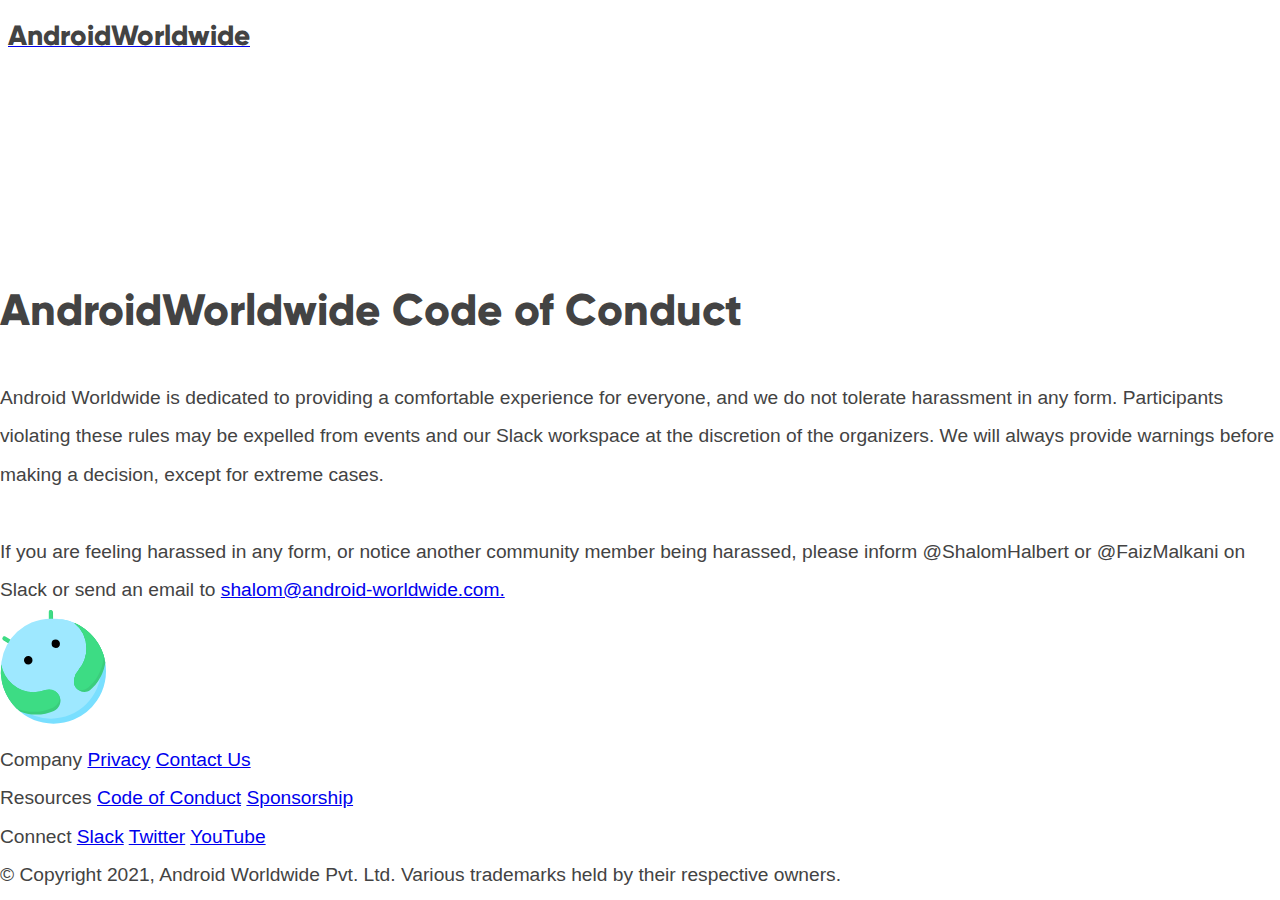
<file: public/code-of-conduct/index.html>
<!DOCTYPE html>
<html lang="en">
<head>

    <meta charset="utf-8">
    <title>Android Worldwide</title>
    <meta name="theme-color" content="white"/>
    <link href="https://cdn.jsdelivr.net/npm/bootstrap@5.0.1/dist/css/bootstrap.min.css" rel="stylesheet" integrity="sha384-+0n0xVW2eSR5OomGNYDnhzAbDsOXxcvSN1TPprVMTNDbiYZCxYbOOl7+AMvyTG2x" crossorigin="anonymous">
    <link rel="stylesheet" href="../css/style.css" />
    <meta name="viewport" content="width=device-width, initial-scale=1.0">
    <meta name="description" content="Android Worldwide is an international collective of developer communities who like to put on a recurring special event for Android Devs, and related engineering specialties.">

</head>
<body>

    <nav class="container siteheader navbar navbar-expand-lg navbar-light bg-white py-4">
        <div class="container-fluid px-0">

            <a href="https://android-worldwide.com"><span class="siteheader-logo navbar-brand"><span class="branded">Android</span>Worldwide</span></a>

            <!-- <button class="navbar-toggler" type="button" data-bs-toggle="collapse" data-bs-target="#navbarSupportedContent" aria-controls="navbarSupportedContent" aria-expanded="false" aria-label="Toggle navigation">
                <span class="navbar-toggler-icon"></span>
            </button> -->

            <!-- <div class="siteheader-navbar collapse navbar-collapse justify-content-end" id="navbarSupportedContent">
                <ul class="navbar-nav ml-auto mb-4 mb-lg-0">

                    <li class="nav-item px-3">
                        <a class="nav-link active" aria-current="page" href="#">Home</a>
                    </li>

                    <li class="nav-item px-3">
                        <a class="nav-link" aria-current="page" href="#">Sponsors</a>
                    </li>

                    <li class="nav-item px-3">
                        <a class="nav-link" aria-current="page" href="#">Agenda</a>
                    </li>

                    <li class="nav-item px-3">
                        <a class="nav-link" aria-current="page" href="#">Attend</a>
                    </li>

                </ul>
            </div> -->
        </div>
    </nav>

    <main>

        <section class="container masthead-container pb-5 mb-5" style="min-height: auto">
            <div class="masthead row align-items-center">

                <div class="col-md-8">
                    <h2><span class="branded">Android</span>Worldwide Code of Conduct</span></h2>

                    <span>Android Worldwide is dedicated to providing a comfortable experience for everyone, and we do not tolerate harassment in any form. Participants violating these rules may be expelled from events and our Slack workspace at the discretion of the organizers. We will always provide warnings before making a decision, except for extreme cases.<br><br>If you are feeling harassed in any form, or notice another community member being harassed, please inform <span class="highlight">@ShalomHalbert</span> or <span class="highlight">@FaizMalkani</span> on Slack or send an email to <a href="mailto:shalom@android-worldwide.com" class="highlight">shalom@android-worldwide.com.</a></span>

                </div>

            </div>
        </section>



        <footer class="container footer-container">
            <div class="row footer-layout align-items-start">

                <div class="d-flex flex-column col-md-2">
                    <img class="footer-logo mt-3 mb-5" src="../img/aww_logo_footer.svg">
                </div>

                <div class="d-flex flex-column col-md-3">
                    <span class="footer-title caption align-self-start my-3">Company</span>
                    <a href="../privacy/" class="my-1"><span class="caption align-self-start">Privacy</span></a>
                    <a href="../contact-us/" class="my-1"><span class="caption align-self-start my-1">Contact Us</span></a>
                </div>

                <div class="d-flex flex-column col-md-3">
                    <span class="footer-title caption align-self-start my-3">Resources</span>
                    <a href="../code-of-conduct/" class="my-1"><span class="caption align-self-start">Code of Conduct</span></a>
                    <a href="https://docs.google.com/presentation/d/1OM2C2yivzuq15dcdB2r3fVNtDvU4YHAlMa9jOu7VvfY/edit#slide=id.gad58780501_1_0" target="_blank" class="my-1"><span class="caption align-self-start">Sponsorship</span></a>
                </div>

                <div class="d-flex flex-column col-md-3">
                    <span class="footer-title caption align-self-start my-3">Connect</span>
                    <a href="https://join.slack.com/t/androidworldwide/shared_invite/zt-msrn82ae-~4p6M4zreugaum0gI8CyKA" target="_blank" class="my-1"><span class="caption align-self-start">Slack</span></a>
                    <a href="https://twitter.com/androidww_" target="_blank" class="my-1"><span class="caption align-self-start">Twitter</span></a>
                    <a href="https://www.youtube.com/c/androidworldwide" target="_blank" class="my-1"><span class="caption align-self-start">YouTube</span></a>
                </div>

            </div>

            <div class="row footer-copyright d-flex justify-content-between mt-5 pt-5">
                <span>&copy; Copyright 2021, Android Worldwide Pvt. Ltd. Various trademarks held by their respective owners.</span>
            </div>

        </footer>

    </main>


    <script src="https://code.jquery.com/jquery-3.3.1.slim.min.js" integrity="sha384-q8i/X+965DzO0rT7abK41JStQIAqVgRVzpbzo5smXKp4YfRvH+8abtTE1Pi6jizo" crossorigin="anonymous"></script>
    <script src="https://cdn.jsdelivr.net/npm/bootstrap@5.0.1/dist/js/bootstrap.bundle.min.js" integrity="sha384-gtEjrD/SeCtmISkJkNUaaKMoLD0//ElJ19smozuHV6z3Iehds+3Ulb9Bn9Plx0x4" crossorigin="anonymous"></script>

</body>
</html>
</file>
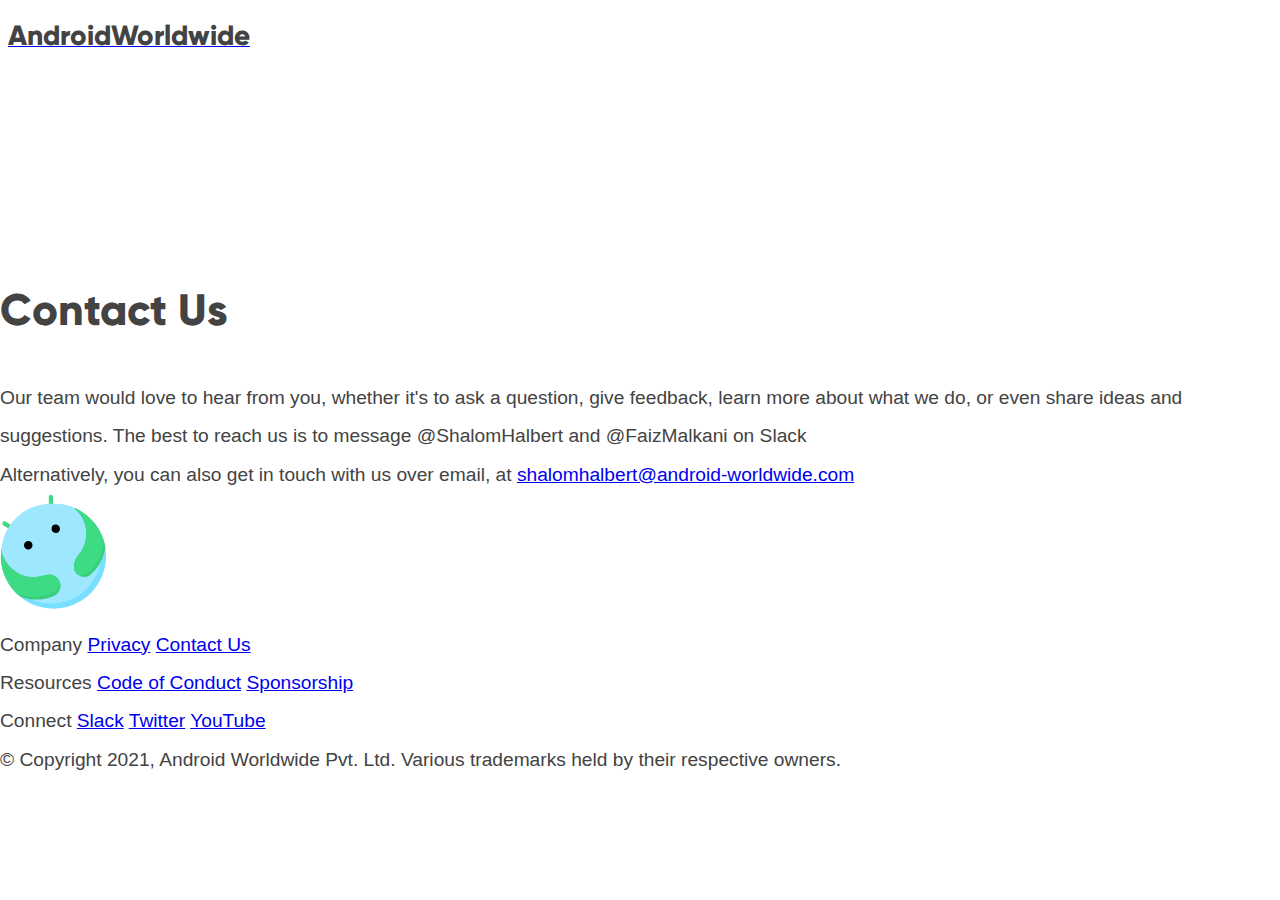
<file: public/contact-us/index.html>
<!DOCTYPE html>
<html lang="en">
<head>

    <meta charset="utf-8">
    <title>Android Worldwide</title>
    <meta name="theme-color" content="white"/>
    <link href="https://cdn.jsdelivr.net/npm/bootstrap@5.0.1/dist/css/bootstrap.min.css" rel="stylesheet" integrity="sha384-+0n0xVW2eSR5OomGNYDnhzAbDsOXxcvSN1TPprVMTNDbiYZCxYbOOl7+AMvyTG2x" crossorigin="anonymous">
    <link rel="stylesheet" href="../css/style.css" />
    <meta name="viewport" content="width=device-width, initial-scale=1.0">
    <meta name="description" content="Android Worldwide is an international collective of developer communities who like to put on a recurring special event for Android Devs, and related engineering specialties.">

</head>
<body>

    <nav class="container siteheader navbar navbar-expand-lg navbar-light bg-white py-4">
        <div class="container-fluid px-0">

            <a href="https://android-worldwide.com"><span class="siteheader-logo navbar-brand"><span class="branded">Android</span>Worldwide</span></a>

            <!-- <button class="navbar-toggler" type="button" data-bs-toggle="collapse" data-bs-target="#navbarSupportedContent" aria-controls="navbarSupportedContent" aria-expanded="false" aria-label="Toggle navigation">
                <span class="navbar-toggler-icon"></span>
            </button> -->

            <!-- <div class="siteheader-navbar collapse navbar-collapse justify-content-end" id="navbarSupportedContent">
                <ul class="navbar-nav ml-auto mb-4 mb-lg-0">

                    <li class="nav-item px-3">
                        <a class="nav-link active" aria-current="page" href="#">Home</a>
                    </li>

                    <li class="nav-item px-3">
                        <a class="nav-link" aria-current="page" href="#">Sponsors</a>
                    </li>

                    <li class="nav-item px-3">
                        <a class="nav-link" aria-current="page" href="#">Agenda</a>
                    </li>

                    <li class="nav-item px-3">
                        <a class="nav-link" aria-current="page" href="#">Attend</a>
                    </li>

                </ul>
            </div> -->
        </div>
    </nav>

    <main>

        <section class="container masthead-container pb-5 mb-5" style="min-height: auto">
            <div class="masthead row align-items-center">

                <div class="col-md-6">
                    <h2>Contact Us</h2>

                    <span>Our team would love to hear from you, whether it's to ask a question, give feedback, learn more about what we do, or even share ideas and suggestions. The best to reach us is to message <span class="highlight">@ShalomHalbert</span> and <span class="highlight">@FaizMalkani</span> on Slack</span>
                    <br>
                    <span class="d-block mt-5">Alternatively, you can also get in touch with us over email, at <a href="mailto:shalom@android-worldwide.com" class="highlight">shalomhalbert@android-worldwide.com</a></span>

                </div>

            </div>
        </section>



        <footer class="container footer-container">
            <div class="row footer-layout align-items-start">

                <div class="d-flex flex-column col-md-2">
                    <img class="footer-logo mt-3 mb-5" src="../img/aww_logo_footer.svg">
                </div>

                <div class="d-flex flex-column col-md-3">
                    <span class="footer-title caption align-self-start my-3">Company</span>
                    <a href="../privacy/" class="my-1"><span class="caption align-self-start">Privacy</span></a>
                    <a href="../contact-us/" class="my-1"><span class="caption align-self-start my-1">Contact Us</span></a>
                </div>

                <div class="d-flex flex-column col-md-3">
                    <span class="footer-title caption align-self-start my-3">Resources</span>
                    <a href="../code-of-conduct/" class="my-1"><span class="caption align-self-start">Code of Conduct</span></a>
                    <a href="https://docs.google.com/presentation/d/1OM2C2yivzuq15dcdB2r3fVNtDvU4YHAlMa9jOu7VvfY/edit#slide=id.gad58780501_1_0" target="_blank" class="my-1"><span class="caption align-self-start">Sponsorship</span></a>
                </div>

                <div class="d-flex flex-column col-md-3">
                    <span class="footer-title caption align-self-start my-3">Connect</span>
                    <a href="https://join.slack.com/t/androidworldwide/shared_invite/zt-msrn82ae-~4p6M4zreugaum0gI8CyKA" target="_blank" class="my-1"><span class="caption align-self-start">Slack</span></a>
                    <a href="https://twitter.com/androidww_" target="_blank" class="my-1"><span class="caption align-self-start">Twitter</span></a>
                    <a href="https://www.youtube.com/c/androidworldwide" target="_blank" class="my-1"><span class="caption align-self-start">YouTube</span></a>
                </div>

            </div>

            <div class="row footer-copyright d-flex justify-content-between mt-5 pt-5">
                <span>&copy; Copyright 2021, Android Worldwide Pvt. Ltd. Various trademarks held by their respective owners.</span>
            </div>

        </footer>

    </main>


    <script src="https://code.jquery.com/jquery-3.3.1.slim.min.js" integrity="sha384-q8i/X+965DzO0rT7abK41JStQIAqVgRVzpbzo5smXKp4YfRvH+8abtTE1Pi6jizo" crossorigin="anonymous"></script>
    <script src="https://cdn.jsdelivr.net/npm/bootstrap@5.0.1/dist/js/bootstrap.bundle.min.js" integrity="sha384-gtEjrD/SeCtmISkJkNUaaKMoLD0//ElJ19smozuHV6z3Iehds+3Ulb9Bn9Plx0x4" crossorigin="anonymous"></script>

</body>
</html>
</file>
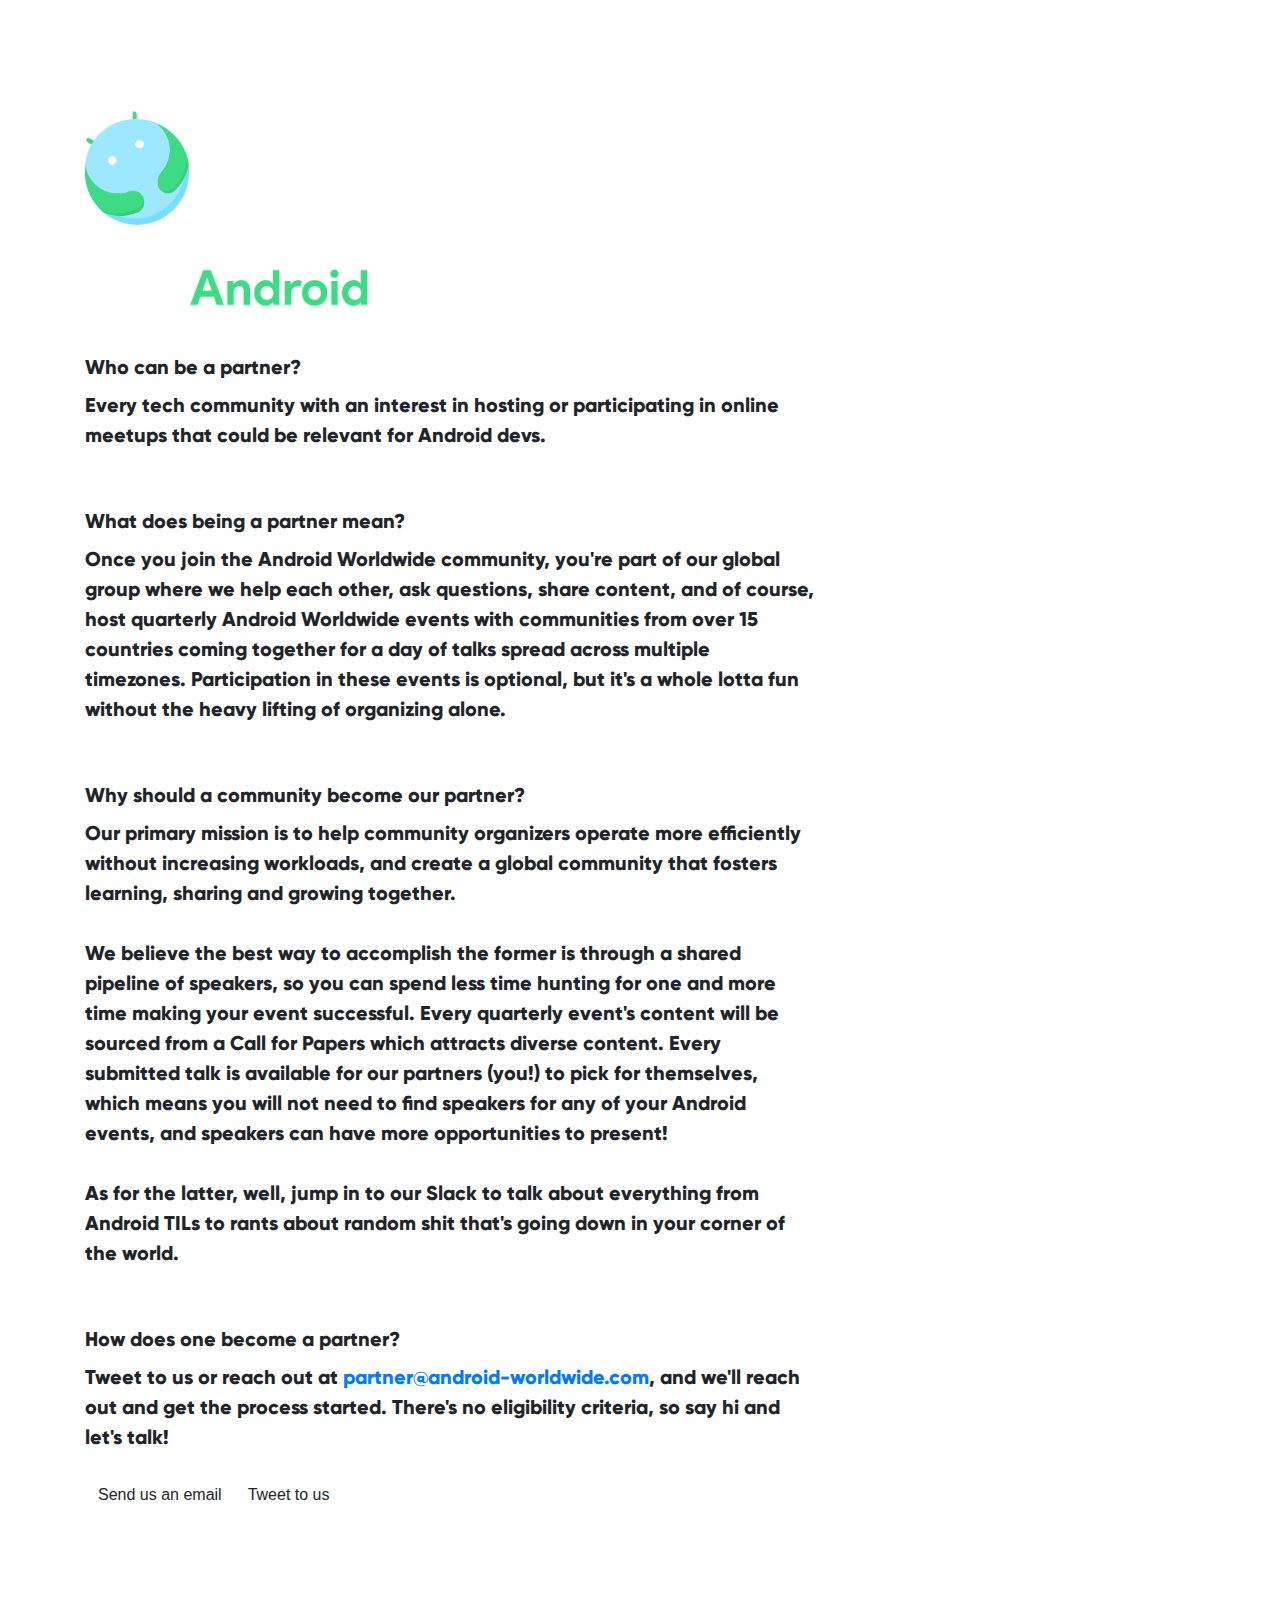
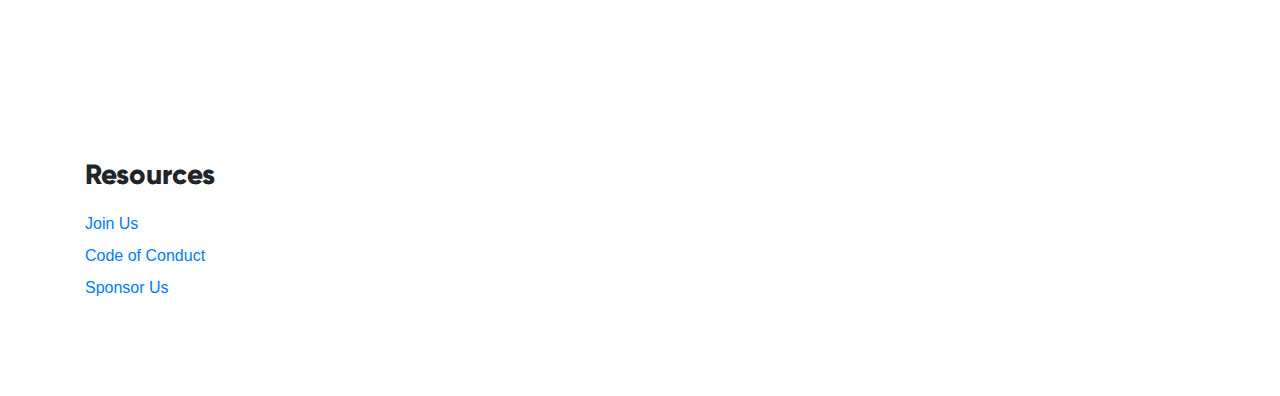
<file: public/join-us/index.html>
<!DOCTYPE html>
<html lang="en">
<head>

    <meta charset="utf-8">
    <title>Android Worldwide - Join Us</title>
    <meta name="theme-color" content="white"/>
    <link rel="manifest" href="../site.webmanifest">
    <link rel="stylesheet" href="../css/style.css" />
    <link rel="stylesheet" href="https://stackpath.bootstrapcdn.com/bootstrap/4.3.1/css/bootstrap.min.css" integrity="sha384-ggOyR0iXCbMQv3Xipma34MD+dH/1fQ784/j6cY/iJTQUOhcWr7x9JvoRxT2MZw1T" crossorigin="anonymous">
    <link rel="apple-touch-icon" sizes="57x57" href="../apple-icon-57x57.png">
    <link rel="apple-touch-icon" sizes="60x60" href="../apple-icon-60x60.png">
    <link rel="apple-touch-icon" sizes="72x72" href="../apple-icon-72x72.png">
    <link rel="apple-touch-icon" sizes="76x76" href="../apple-icon-76x76.png">
    <link rel="apple-touch-icon" sizes="114x114" href="../apple-icon-114x114.png">
    <link rel="apple-touch-icon" sizes="120x120" href="../apple-icon-120x120.png">
    <link rel="apple-touch-icon" sizes="144x144" href="../apple-icon-144x144.png">
    <link rel="apple-touch-icon" sizes="152x152" href="../apple-icon-152x152.png">
    <link rel="apple-touch-icon" sizes="180x180" href="../apple-icon-180x180.png">
    <link rel="icon" type="image/png" sizes="192x192"  href="../android-icon-192x192.png">
    <link rel="icon" type="image/png" sizes="32x32" href="../favicon-32x32.png">
    <link rel="icon" type="image/png" sizes="96x96" href="../favicon-96x96.png">
    <link rel="icon" type="image/png" sizes="16x16" href="../favicon-16x16.png">
    <link rel="manifest" href="../manifest.json">
    <meta name="msapplication-TileColor" content="#ffffff">
    <meta name="msapplication-TileImage" content="../ms-icon-144x144.png">
    <meta name="theme-color" content="#ffffff">
    <meta name="viewport" content="width=device-width, initial-scale=1.0">
    <meta name="description" content="Android Worldwide is an international collective of developer communities who like to put on a recurring special event for Android Devs, and related engineering specialties.">

</head>
<body>

    <div class="container">
        <div class="row pt-5 pb-3">
            <div class="logos-container col pt-5">
                <img src="../img/androidwwlogo.png" alt="Android Worldwide's Logo" class="header-androidww-logo img-fluid">
                <img src="../img/joinus_banner.png" alt="Android Worldwide's Logo" class="header-androidww-logo img-fluid">
            </div>
            <div class="col"></div>
        </div>
        <div class="row pb-3">
            <div class="col-md-8">
                <div class="questions-block">
                    <h5 class="question">Who can be a partner?</h5>
                    <h5>Every tech community with an interest in hosting or participating in online meetups that could be relevant for Android devs.</h5>
                    <br><br>
                    <h5 class="question">What does being a partner mean?</h5>
                    <h5>Once you join the Android Worldwide community, you're part of our global group where we help each other, ask questions, share content, and of course, host quarterly Android Worldwide events with communities from over 15 countries coming together for a day of talks spread across multiple timezones. Participation in these events is optional, but it's a whole lotta fun without the heavy lifting of organizing alone.</h5>
                    <br><br>
                    <h5 class="question">Why should a community become our partner?</h5>
                    <h5>Our primary mission is to help community organizers operate more efficiently without increasing workloads, and create a global community that fosters learning, sharing and growing together.
                        <br><br>We believe the best way to accomplish the former is through a shared pipeline of speakers, so you can spend less time hunting for one and more time making your event successful. Every quarterly event's content will be sourced from a Call for Papers which attracts diverse content. Every submitted talk is available for our partners (you!) to pick for themselves, which means you will not need to find speakers for any of your Android events, and speakers can have more opportunities to present!
                        <br><br>As for the latter, well, jump in to our Slack to talk about everything from Android TILs to rants about random shit that's going down in your corner of the world.</h5>
                    <br><br>
                    <h5 class="question">How does one become a partner?</h5>
                    <h5>Tweet to us or reach out at <a href="mailto:partner@android-worldwide.com" target="-_blank" class="highlight" rel="noreferrer">partner@android-worldwide.com</a>, and we'll reach out and get the process started. There's no eligibility criteria, so say hi and let's talk!</h5>
                </div>
            </div>
        </div>
        <div class="row">
            <div class="col-md-8">
                <a id="slackLink" href="mailto:partner@android-worldwide.com" rel="noreferrer" target="_blank"><button class="btn btn-email">Send us an email</button></a><a href="http://bit.ly/androidwwtwitter" target="_blank"><button class="btn btn-twitter">Tweet to us</button></a>
            </div>
        </div>
    </div>

    <div class="space mt-5 pt-5 pb-5"></div>

    <div class="container-fluid footer-container">

        <div class="space pt-5 pb-5"></div>

        <div class="container">
            <div class="row">
                <div class="col-md-3 pb-5">
                    <div class="d-flex flex-column align-items-start pb-5">
                        <h4 class="footer-title">Resources</h4>
                        <a href="https://bit.ly/join-androidww" rel="noreferrer" target="_blank" class="pt-2">
                            <span class="pt-2">Join Us</span>
                        </a>
                        <a href="http://bit.ly/androidwwcoc" rel="noreferrer" target="_blank" class="pt-2">
                            <span class="pt-2">Code of Conduct</span>
                        </a>
                        <a href="http://bit.ly/sponsorandroidww" rel="noreferrer" target="_blank" class="pt-2">
                            <span class="pt-2">Sponsor Us</span>
                        </a>
                    </div>
                </div>
            </div>
        </div>
    </div>

    </body>
</html>
</file>
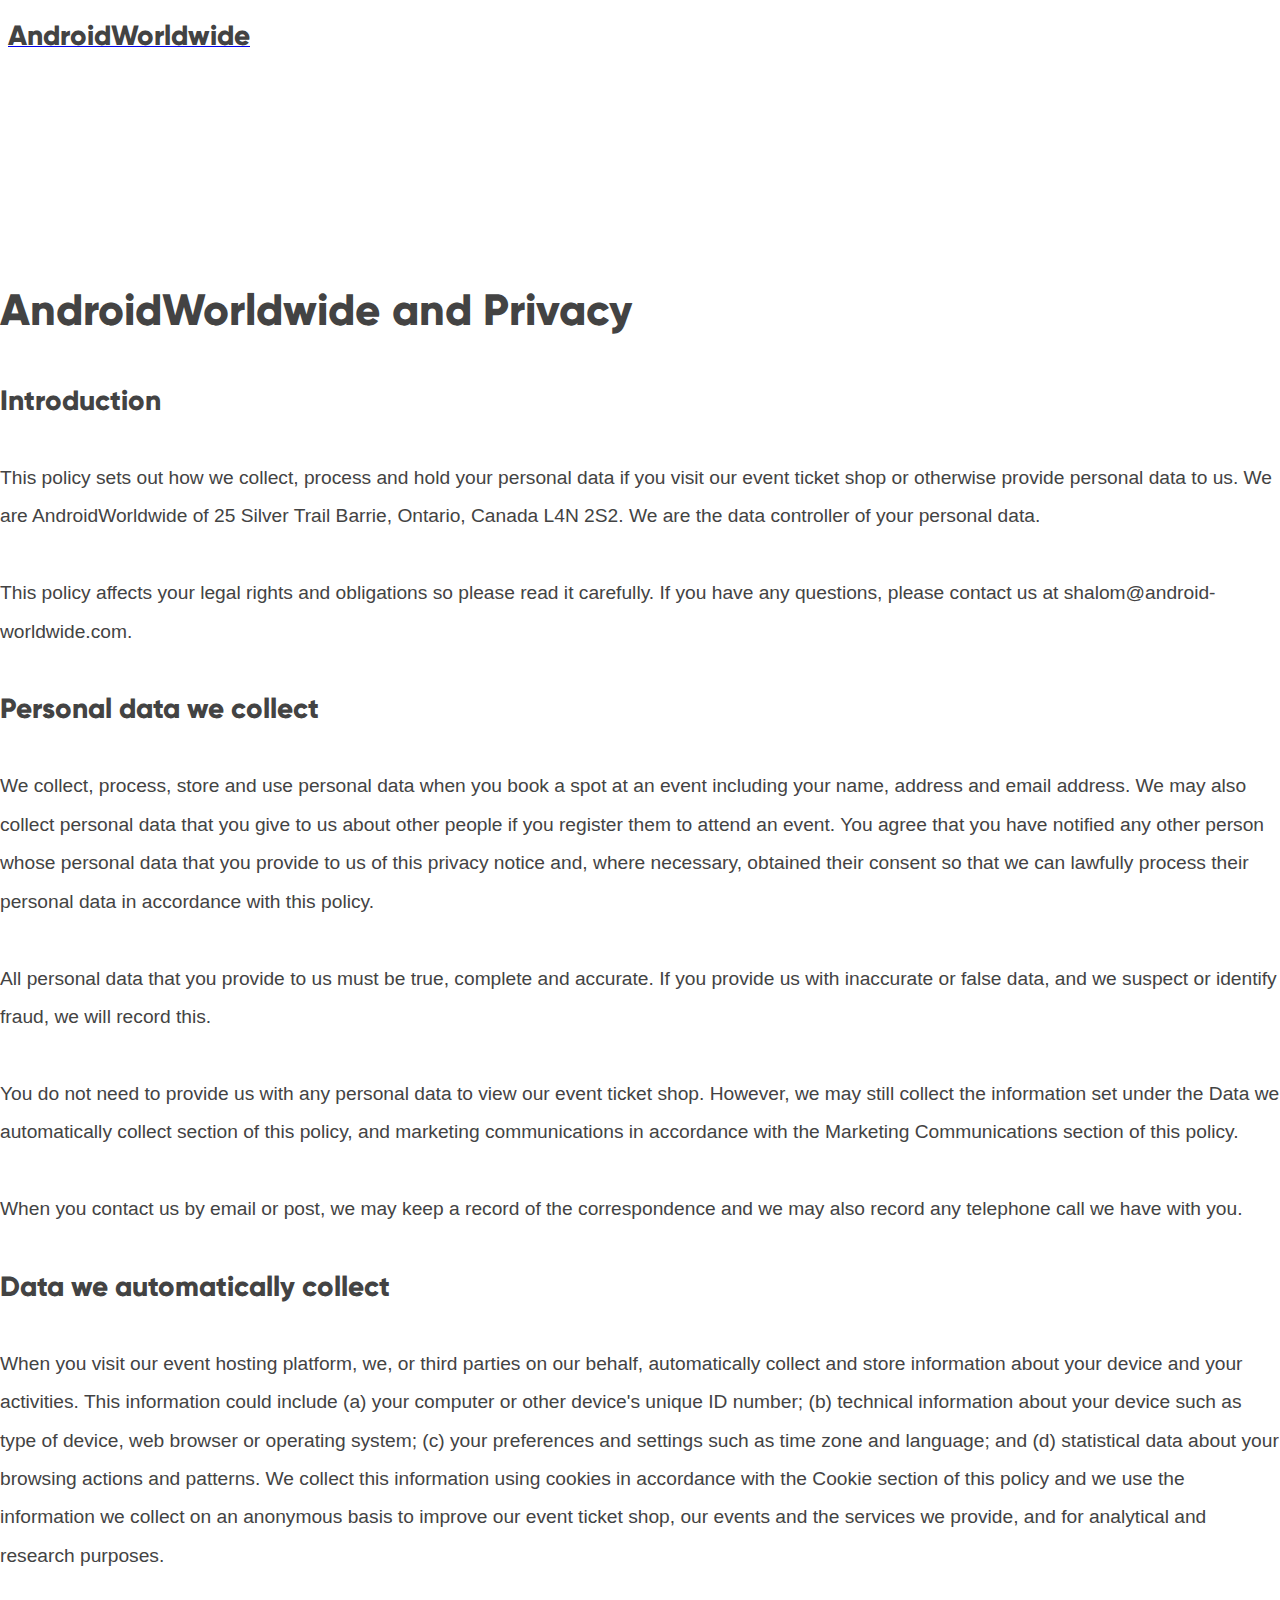
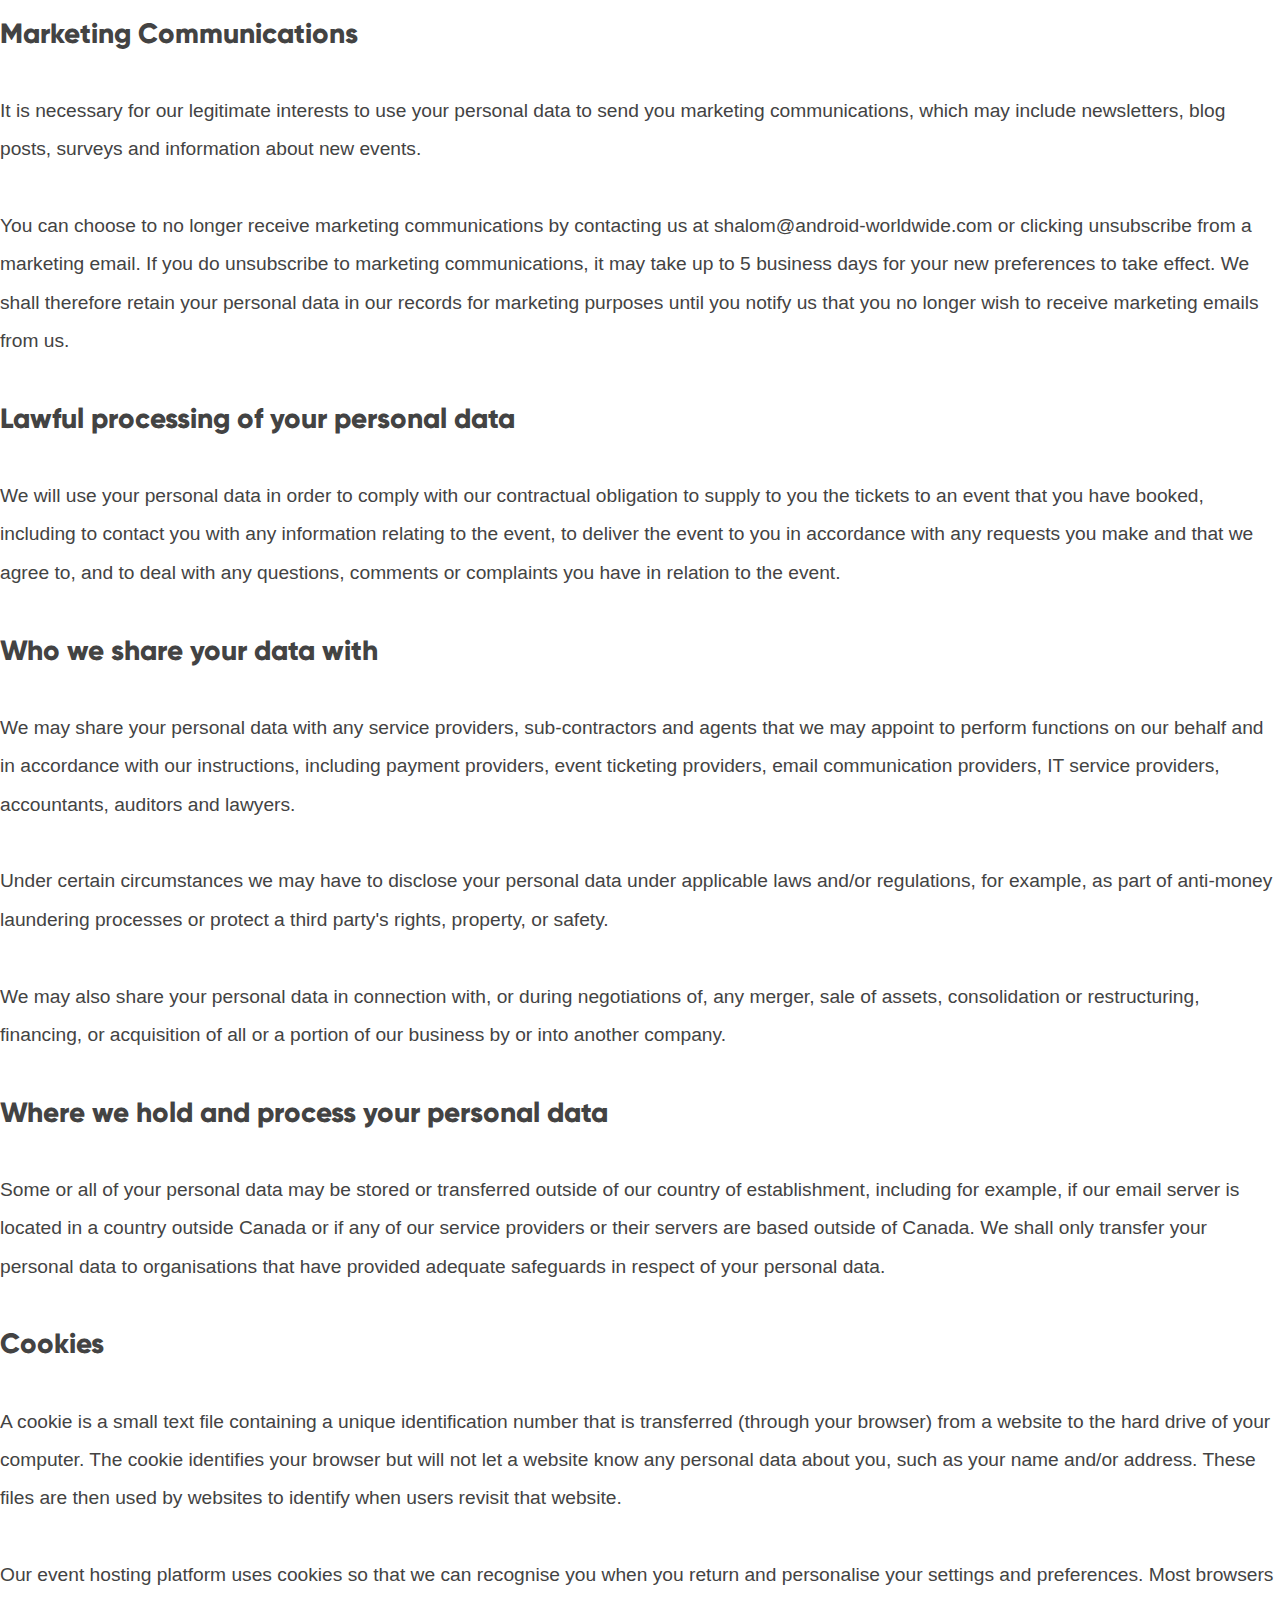
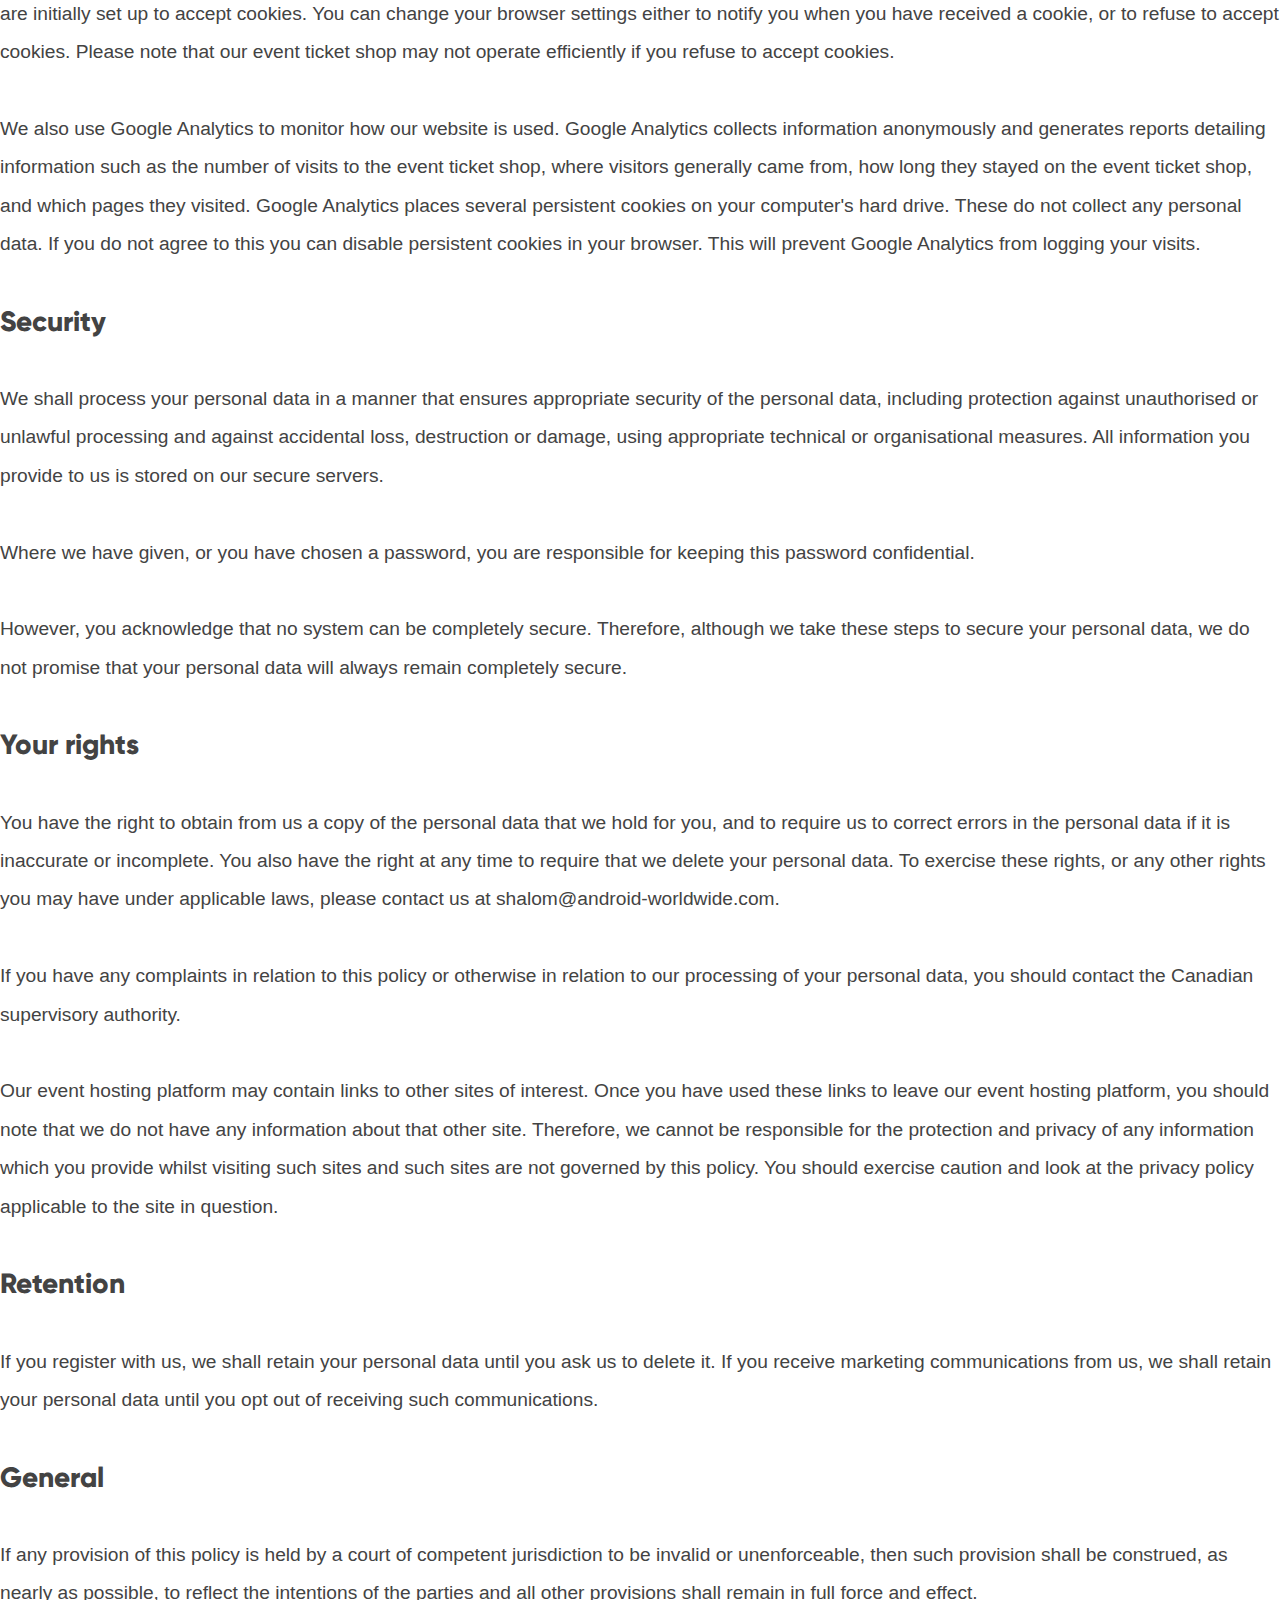
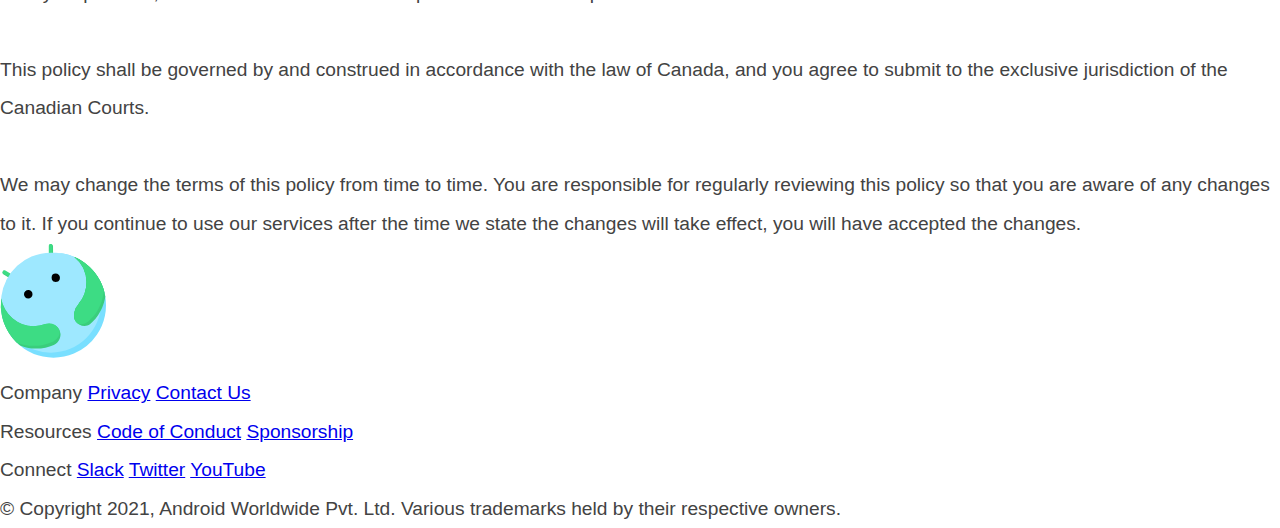
<file: public/privacy/index.html>
<!DOCTYPE html>
<html lang="en">
<head>

    <meta charset="utf-8">
    <title>Android Worldwide</title>
    <meta name="theme-color" content="white"/>
    <link href="https://cdn.jsdelivr.net/npm/bootstrap@5.0.1/dist/css/bootstrap.min.css" rel="stylesheet" integrity="sha384-+0n0xVW2eSR5OomGNYDnhzAbDsOXxcvSN1TPprVMTNDbiYZCxYbOOl7+AMvyTG2x" crossorigin="anonymous">
    <link rel="stylesheet" href="../css/style.css" />
    <meta name="viewport" content="width=device-width, initial-scale=1.0">
    <meta name="description" content="Android Worldwide is an international collective of developer communities who like to put on a recurring special event for Android Devs, and related engineering specialties.">

</head>
<body>

    <nav class="container siteheader navbar navbar-expand-lg navbar-light bg-white py-4">
        <div class="container-fluid px-0">

            <a href="https://android-worldwide.com"><span class="siteheader-logo navbar-brand"><span class="branded">Android</span>Worldwide</span></a>

            <!-- <button class="navbar-toggler" type="button" data-bs-toggle="collapse" data-bs-target="#navbarSupportedContent" aria-controls="navbarSupportedContent" aria-expanded="false" aria-label="Toggle navigation">
                <span class="navbar-toggler-icon"></span>
            </button> -->

            <!-- <div class="siteheader-navbar collapse navbar-collapse justify-content-end" id="navbarSupportedContent">
                <ul class="navbar-nav ml-auto mb-4 mb-lg-0">

                    <li class="nav-item px-3">
                        <a class="nav-link active" aria-current="page" href="#">Home</a>
                    </li>

                    <li class="nav-item px-3">
                        <a class="nav-link" aria-current="page" href="#">Sponsors</a>
                    </li>

                    <li class="nav-item px-3">
                        <a class="nav-link" aria-current="page" href="#">Agenda</a>
                    </li>

                    <li class="nav-item px-3">
                        <a class="nav-link" aria-current="page" href="#">Attend</a>
                    </li>

                </ul>
            </div> -->
        </div>
    </nav>

    <main>

        <section class="container masthead-container">
            <div class="masthead row align-items-center">

                <div class="col-md-8">
                    <h2><span class="branded">Android</span>Worldwide and Privacy</span></h2>

                    <h4 class="mt-5">Introduction</h4>
                    <span>This policy sets out how we collect, process and hold your personal data if you visit our event ticket shop or otherwise provide personal data to us. We are AndroidWorldwide of 25 Silver Trail Barrie, Ontario, Canada L4N 2S2. We are the data controller of your personal data. <br><br>This policy affects your legal rights and obligations so please read it carefully. If you have any questions, please contact us at shalom@android-worldwide.com.</span>

                    <h4 class="mt-5">Personal data we collect</h4>
                    <span>We collect, process, store and use personal data when you book a spot at  an event including your name, address and email address. We may also collect personal data that you give to us about other people if you register them to attend an event. You agree that you have notified any other person whose personal data that you provide to us of this privacy notice and, where necessary, obtained their consent so that we can lawfully process their personal data in accordance with this policy.<br><br>All personal data that you provide to us must be true, complete and accurate. If you provide us with inaccurate or false data, and we suspect or identify fraud, we will record this.<br><br>You do not need to provide us with any personal data to view our event ticket shop. However, we may still collect the information set under the Data we automatically collect section of this policy, and marketing communications in accordance with the Marketing Communications section of this policy. <br><br>When you contact us by email or post, we may keep a record of the correspondence and we may also record any telephone call we have with you.</span>

                    <h4 class="mt-5">Data we automatically collect</h4>
                    <span>When you visit our event hosting platform, we, or third parties on our behalf, automatically collect and store information about your device and your activities. This information could include (a) your computer or other device's unique ID number; (b) technical information about your device such as type of device, web browser or operating system; (c) your preferences and settings such as time zone and language; and (d) statistical data about your browsing actions and patterns. We collect this information using cookies in accordance with the Cookie section of this policy and we use the information we collect on an anonymous basis to improve our event ticket shop, our events and the services we provide, and for analytical and research purposes.</span>

                    <h4 class="mt-5">Marketing Communications</h4>
                    <span>It is necessary for our legitimate interests to use your personal data to send you marketing communications, which may include newsletters, blog posts, surveys and information about new events.<br><br>You can choose to no longer receive marketing communications by contacting us at shalom@android-worldwide.com or clicking unsubscribe from a marketing email. If you do unsubscribe to marketing communications, it may take up to 5 business days for your new preferences to take effect. We shall therefore retain your personal data in our records for marketing purposes until you notify us that you no longer wish to receive marketing emails from us.</span>

                    <h4 class="mt-5">Lawful processing of your personal data</h4>
                    <span>We will use your personal data in order to comply with our contractual obligation to supply to you the tickets to an event that you have booked, including to contact you with any information relating to the event, to deliver the event to you in accordance with any requests you make and that we agree to, and to deal with any questions, comments or complaints you have in relation to the event.</span>

                    <h4 class="mt-5">Who we share your data with</h4>
                    <span>We may share your personal data with any service providers, sub-contractors and agents that we may appoint to perform functions on our behalf and in accordance with our instructions, including payment providers, event ticketing providers, email communication providers, IT service providers, accountants, auditors and lawyers.<br><br>Under certain circumstances we may have to disclose your personal data under applicable laws and/or regulations, for example, as part of anti-money laundering processes or protect a third party's rights, property, or safety.<br><br>We may also share your personal data in connection with, or during negotiations of, any merger, sale of assets, consolidation or restructuring, financing, or acquisition of all or a portion of our business by or into another company.</span>

                    <h4 class="mt-5">Where we hold and process your personal data</h4>
                    <span>Some or all of your personal data may be stored or transferred outside of our country of establishment, including for example, if our email server is located in a country outside Canada or if any of our service providers or their servers are based outside of Canada. We shall only transfer your personal data to organisations that have provided adequate safeguards in respect of your personal data.</span>

                    <h4 class="mt-5">Cookies</h4>
                    <span>A cookie is a small text file containing a unique identification number that is transferred (through your browser) from a website to the hard drive of your computer. The cookie identifies your browser but will not let a website know any personal data about you, such as your name and/or address. These files are then used by websites to identify when users revisit that website.<br><br>Our event hosting platform uses cookies so that we can recognise you when you return and personalise your settings and preferences. Most browsers are initially set up to accept cookies. You can change your browser settings either to notify you when you have received a cookie, or to refuse to accept cookies. Please note that our event ticket shop may not operate efficiently if you refuse to accept cookies.<br><br>We also use Google Analytics to monitor how our website  is used. Google Analytics collects information anonymously and generates reports detailing information such as the number of visits to the event ticket shop, where visitors generally came from, how long they stayed on the event ticket shop, and which pages they visited. Google Analytics places several persistent cookies on your computer's hard drive. These do not collect any personal data. If you do not agree to this you can disable persistent cookies in your browser. This will prevent Google Analytics from logging your visits.</span>

                    <h4 class="mt-5">Security</h4>
                    <span>We shall process your personal data in a manner that ensures appropriate security of the personal data, including protection against unauthorised or unlawful processing and against accidental loss, destruction or damage, using appropriate technical or organisational measures. All information you provide to us is stored on our secure servers.<br><br>Where we have given, or you have chosen a password, you are responsible for keeping this password confidential.<br><br>However, you acknowledge that no system can be completely secure. Therefore, although we take these steps to secure your personal data, we do not promise that your personal data will always remain completely secure.</span>

                    <h4 class="mt-5">Your rights</h4>
                    <span>You have the right to obtain from us a copy of the personal data that we hold for you, and to require us to correct errors in the personal data if it is inaccurate or incomplete. You also have the right at any time to require that we delete your personal data. To exercise these rights, or any other rights you may have under applicable laws, please contact us at shalom@android-worldwide.com.<br><br>If you have any complaints in relation to this policy or otherwise in relation to our processing of your personal data, you should contact the Canadian supervisory authority. <br><br>Our event hosting platform may contain links to other sites of interest. Once you have used these links to leave our event hosting platform, you should note that we do not have any information about that other site. Therefore, we cannot be responsible for the protection and privacy of any information which you provide whilst visiting such sites and such sites are not governed by this policy. You should exercise caution and look at the privacy policy applicable to the site in question.</span>

                    <h4 class="mt-5">Retention</h4>
                    <span>If you register with us, we shall retain your personal data until you ask us to delete it. If you receive marketing communications from us, we shall retain your personal data until you opt out of receiving such communications.</span>

                    <h4 class="mt-5">General</h4>
                    <span>If any provision of this policy is held by a court of competent jurisdiction to be invalid or unenforceable, then such provision shall be construed, as nearly as possible, to reflect the intentions of the parties and all other provisions shall remain in full force and effect.<br><br>This policy shall be governed by and construed in accordance with the law of Canada, and you agree to submit to the exclusive jurisdiction of the Canadian Courts.<br><br>We may change the terms of this policy from time to time. You are responsible for regularly reviewing this policy so that you are aware of any changes to it. If you continue to use our services after the time we state the changes will take effect, you will have accepted the changes.</span>

                </div>

            </div>
        </section>



        <footer class="container footer-container">
            <div class="row footer-layout align-items-start">

                <div class="d-flex flex-column col-md-2">
                    <img class="footer-logo mt-3 mb-5" src="../img/aww_logo_footer.svg">
                </div>

                <div class="d-flex flex-column col-md-3">
                    <span class="footer-title caption align-self-start my-3">Company</span>
                    <a href="../privacy/" class="my-1"><span class="caption align-self-start">Privacy</span></a>
                    <a href="../contact-us/" class="my-1"><span class="caption align-self-start my-1">Contact Us</span></a>
                </div>

                <div class="d-flex flex-column col-md-3">
                    <span class="footer-title caption align-self-start my-3">Resources</span>
                    <a href="../code-of-conduct/" class="my-1"><span class="caption align-self-start">Code of Conduct</span></a>
                    <a href="https://docs.google.com/presentation/d/1OM2C2yivzuq15dcdB2r3fVNtDvU4YHAlMa9jOu7VvfY/edit#slide=id.gad58780501_1_0" target="_blank" class="my-1"><span class="caption align-self-start">Sponsorship</span></a>
                </div>

                <div class="d-flex flex-column col-md-3">
                    <span class="footer-title caption align-self-start my-3">Connect</span>
                    <a href="https://join.slack.com/t/androidworldwide/shared_invite/zt-msrn82ae-~4p6M4zreugaum0gI8CyKA" target="_blank" class="my-1"><span class="caption align-self-start">Slack</span></a>
                    <a href="https://twitter.com/androidww_" target="_blank" class="my-1"><span class="caption align-self-start">Twitter</span></a>
                    <a href="https://www.youtube.com/c/androidworldwide" target="_blank" class="my-1"><span class="caption align-self-start">YouTube</span></a>
                </div>

            </div>

            <div class="row footer-copyright d-flex justify-content-between mt-5 pt-5">
                <span>&copy; Copyright 2021, Android Worldwide Pvt. Ltd. Various trademarks held by their respective owners.</span>
            </div>

        </footer>

    </main>


    <script src="https://code.jquery.com/jquery-3.3.1.slim.min.js" integrity="sha384-q8i/X+965DzO0rT7abK41JStQIAqVgRVzpbzo5smXKp4YfRvH+8abtTE1Pi6jizo" crossorigin="anonymous"></script>
    <script src="https://cdn.jsdelivr.net/npm/bootstrap@5.0.1/dist/js/bootstrap.bundle.min.js" integrity="sha384-gtEjrD/SeCtmISkJkNUaaKMoLD0//ElJ19smozuHV6z3Iehds+3Ulb9Bn9Plx0x4" crossorigin="anonymous"></script>

</body>
</html>
</file>
<file: public/css/style.css>
@font-face {
  font-family: "Gilroy Sans";
  src: url("../fonts/Gilroy-ExtraBold.otf") format("opentype");
  font-display: swap;
}
@font-face {
  font-family: "Source Sans Pro";
  src: url("https://fonts.googleapis.com/css2?family=Source+Sans+Pro&display=swap");
}
body {
  font-family: "Source Sans Pro", sans-serif;
  color: #434343;
  font-size: 1.2rem;
  line-height: 2;
  overflow-x: hidden;
}
body h1, body h2, body h3, body h4, body h5, body h6 {
  font-family: "Gilroy Sans", sans-serif;
  line-height: 1.5;
}
body h2 {
  font-size: 2.75rem;
}
body h4 {
  font-size: 1.75rem;
}

.siteheader {
  background: white;
}
.siteheader .siteheader-logo {
  font-size: 1.75rem;
  font-family: "Gilroy Sans", sans-serif;
  font-weight: 900;
  color: #434343;
}
.siteheader .siteheader-logo .highlight {
  color: #3DDC84;
}
.siteheader .siteheader-navbar .nav-link {
  font-size: 1.25rem;
  font-family: "Gilroy Sans";
  font-weight: 900;
  color: #434343;
}
.siteheader .siteheader-navbar .nav-link.aww-underline {
  position: relative;
  z-index: 2;
}
.siteheader .siteheader-navbar .nav-link.aww-underline::after {
  content: "";
  position: absolute;
  bottom: 0.6rem;
  left: 0.2rem;
  right: 0.2rem;
  height: 1em;
  z-index: -1;
  opacity: 0.5;
  background-image: url("../img/underline.svg");
  background-repeat: no-repeat;
  background-size: cover;
}

main {
  height: 100%;
  position: absolute;
  top: 0;
  left: 0;
  right: 0;
  bottom: 0;
}
main .masthead-container {
  min-height: 100%;
}
main .masthead-container .masthead {
  height: 100%;
  padding-top: 15rem;
}
main .masthead-container .masthead .aww-underline {
  position: relative;
}
main .masthead-container .masthead .aww-underline::after {
  content: "";
  position: absolute;
  bottom: -0.75rem;
  left: 0;
  right: 0;
  height: 2.5rem;
  z-index: -1;
  opacity: 0.5;
  background-image: url("../img/underline.svg");
  background-repeat: no-repeat;
  background-size: cover;
}
main .masthead-container .masthead .sponsors-container {
  padding-top: 10rem;
}
main .masthead-container .masthead .sponsors-container img {
  padding: 2rem 0;
}
main .masthead-container .masthead .masthead-link {
  font-size: 1.25rem;
  font-family: "Gilroy Sans";
  font-weight: 900;
  text-decoration: none;
  color: #434343;
  position: relative;
}
main .masthead-container .masthead .masthead-link::after {
  content: "";
  position: absolute;
  bottom: -0.1rem;
  left: 0;
  right: 0;
  height: 1.5rem;
  z-index: -1;
  opacity: 0.5;
  background-image: url("../img/underline.svg");
  background-repeat: no-repeat;
  background-size: cover;
}
main .content-container {
  padding: 10rem 0;
}
main .content-container .partners-layout span {
  margin: 0.5rem 0;
}
main .content-container .caption {
  font-size: 1.2rem;
  color: #3DDC84;
  font-weight: 600;
  font-family: "Gilroy Sans", sans-serif;
}
main .content-container .faqitem {
  margin: 1rem 0;
  cursor: pointer;
}
main .content-container .faqitem img {
  height: 1.25rem;
  width: 1.25rem;
  margin: 0 1rem 0.5rem 1rem;
  transition: transform 0.2s ease;
}
main .content-container .faqitem img.flipped {
  transform: rotate(-180deg);
}
main .content-container .branded {
  color: #3DDC84;
}
main .content-container .highlight {
  color: #434343;
  position: relative;
}
main .content-container .highlight::after {
  content: "";
  position: absolute;
  bottom: -0.33rem;
  left: 0;
  right: 0;
  height: 1.5rem;
  z-index: -1;
  opacity: 0.5;
  background-image: url(../img/underline.svg);
  background-repeat: no-repeat;
  background-size: cover;
}

/*# sourceMappingURL=style.css.map */
</file>
